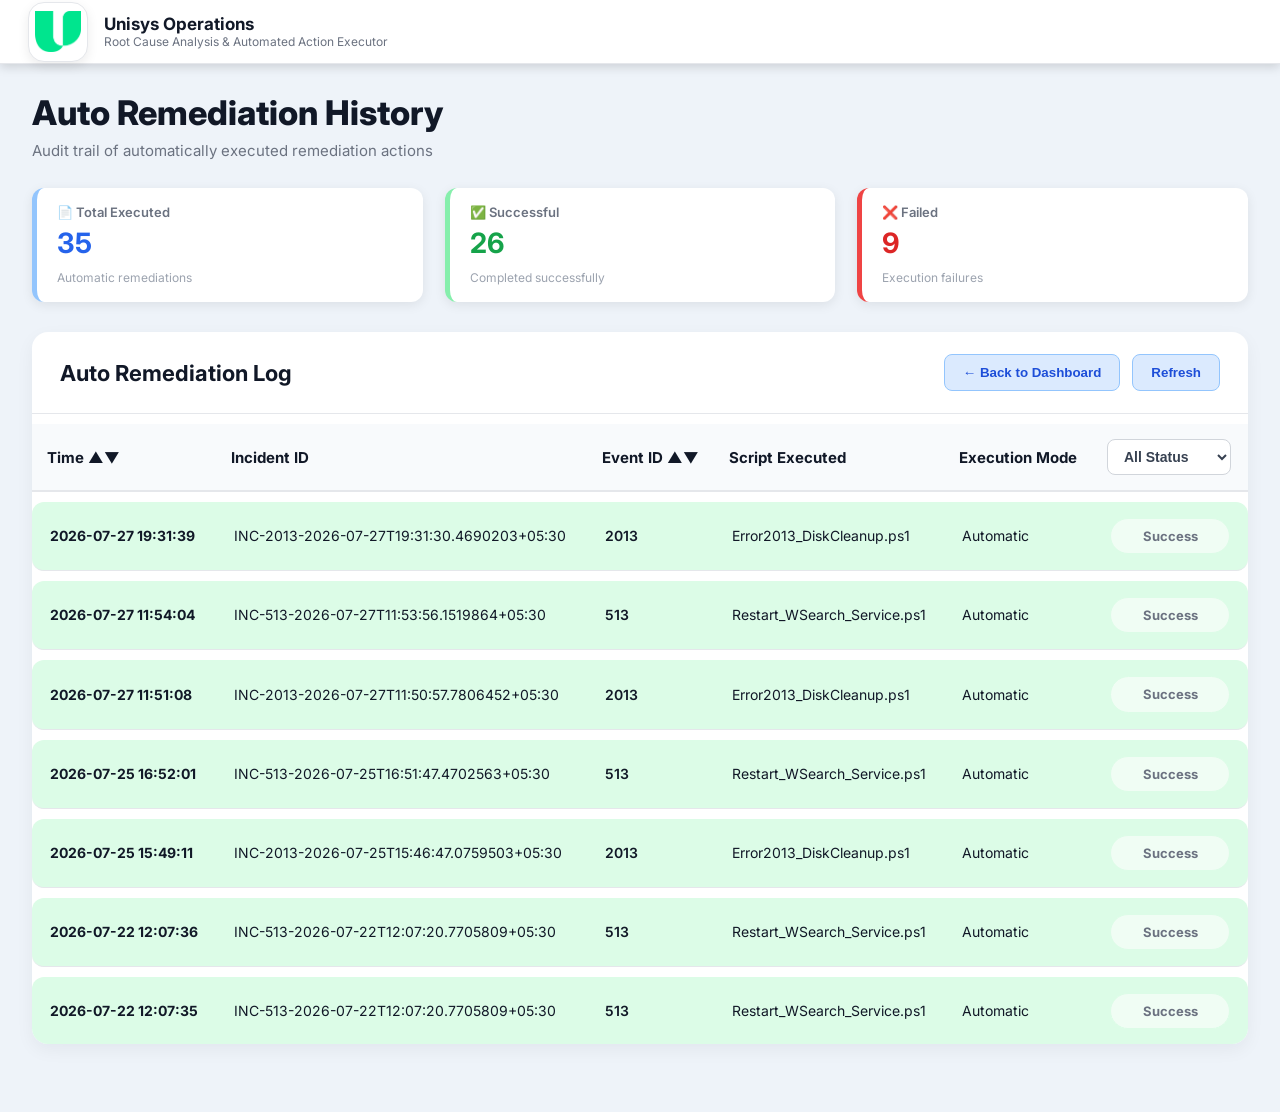
<file: history.html>
<!DOCTYPE html>
<html lang="en">

<head>

    <meta charset="UTF-8">

    <meta name="viewport"
          content="width=device-width, initial-scale=1.0">

    <title>Auto Remediation History</title>

    <link rel="stylesheet" href="history.css?v=20">

</head>

<body>

<!-- =====================================================
TOP NAVBAR
===================================================== -->

<header class="topbar">

    <div class="brand">

        <div class="logo">
            <img src="images/unisys_logo.png" alt="Unisys Logo">
        </div>

        <div>

            <div class="brand-title">

                Unisys Operations

            </div>

            <div class="brand-subtitle">

                Root Cause Analysis & Automated Action Executor

            </div>

        </div>

    </div>

</header>

<!-- =====================================================
PAGE
===================================================== -->

<div class="page">

    <!-- ================= HEADER ================= -->

    <div class="page-header">

        <h1>

            Auto Remediation History

        </h1>

        <p>

            Audit trail of automatically executed remediation actions

        </p>

    </div>

    <!-- ================= SUMMARY CARDS ================= -->

    <div class="summary-grid">

        <div class="summary-card total">

            <span>📄 Total Executed</span>

            <h2 id="totalLogs">

                0

            </h2>

            <small>

                Automatic remediations

            </small>

        </div>

        <div class="summary-card approved">

            <span>✅ Successful</span>

            <h2 id="successCount">

                0

            </h2>

            <small>

                Completed successfully

            </small>

        </div>

        <div class="summary-card rejected">

            <span>❌ Failed</span>

            <h2 id="failureCount">

                0

            </h2>

            <small>

                Execution failures

            </small>

        </div>

    </div>

    <!-- ================= TABLE ================= -->

    <div class="table-card">

        <div class="table-header">

            <h3>

                Auto Remediation Log

            </h3>

            <div class="table-actions">

                <button
                    class="history-btn"
                    onclick="window.location.href='index.html'">

                    ← Back to Dashboard

                </button>

                <button
                    class="refresh-btn"
                    onclick="loadHistory()">

                    Refresh

                </button>

            </div>

        </div>

        <div class="table-wrapper">

            <table>

                <thead>

<tr>

    <th id="timeHeader" class="sortable">

        Time
        <span class="timeSortIcon">▲▼</span>

    </th>

    <th>

        Incident ID

    </th>

    <th id="eventHeader" class="sortable">

    Event ID
    <span class="eventSortIcon">▲▼</span>

</th>
    <th>

        Script Executed

    </th>

    <th>

        Execution Mode

    </th>

    <th>

        <select id="statusFilter" class="filter-select">

            <option value="all">

                All Status

            </option>

            <option value="Success">

                Success

            </option>

            <option value="Failed">

                Failed

            </option>

            <option value="In Progress">

                In Progress

            </option>

        </select>

    </th>

</tr>

</thead>

                <tbody id="historyTable">

                </tbody>

            </table>

        </div>

    </div>

</div>

<script src="history.js?v=20"></script>

</body>

</html>
</file>
<file: history.css>
/* ==========================================================
   UNISYS SMART LOG MANAGEMENT DASHBOARD
========================================================== */

@import url('https://fonts.googleapis.com/css2?family=Inter:wght@400;500;600;700;800&display=swap');

*{
    margin:0;
    padding:0;
    box-sizing:border-box;
}

body{

    font-family:'Inter',sans-serif;

    background:#eef3f9;

    color:#1f2937;

}

/* ==========================================================
   TOP NAVBAR
========================================================== */

.topbar{

    height:64px;

    background:#ffffff;
    border-bottom:1px solid #E5E7EB;
    color:#111827;

    display:flex;

    justify-content:space-between;

    align-items:center;

    padding:0 28px;

    color:white;

    box-shadow:0 3px 10px rgba(0,0,0,.15);

}

.brand{

    display:flex;

    align-items:center;

    gap:14px;

}

.logo{

    width:42px;

    height:42px;

    border-radius:10px;

    background:#EFF6FF;

    color:#2563EB;

    display:flex;

    justify-content:center;

    align-items:center;

    font-size:20px;

    font-weight:700;

}

.brand-title{

    font-size:17px;
    color:#111827;

    font-weight:700;

}

.brand-subtitle{

    font-size:12px;

    color:#6B7280;

}

.topbar-right{

    display:flex;

    align-items:center;

    gap:12px;

}

.role-text{

    font-size:12px;

    font-weight:700;

    letter-spacing:1px;

}

.topbar select{

    padding:8px 12px;

    border:none;

    border-radius:8px;

    background:white;

    color:#1f2937;

    font-weight:600;

    cursor:pointer;

}

/* ==========================================================
   PAGE
========================================================== */

.page{

    width:95%;

    max-width:1700px;

    margin:28px auto;

}

/* ==========================================================
   HEADER
========================================================== */

.page-header{

    margin-bottom:28px;

}

.page-header h1{

    font-size:34px;

    font-weight:800;

    color:#111827;

}

.page-header p{

    margin-top:8px;

    color:#6b7280;

    font-size:15px;

}
/* ==========================================================
   SUMMARY CARDS
========================================================== */

.summary-grid{

    display:grid;

    grid-template-columns:repeat(3,1fr);

    gap:22px;

    margin-bottom:30px;

}

.summary-card{

    background:white;

    border-radius:12px;

    padding:16px 20px;

    min-height:110px;

    box-shadow:0 3px 12px rgba(0,0,0,.08);

    transition:.25s;

    border-left:5px solid #2563eb;

}

.summary-card:hover{

    transform:translateY(-4px);

    box-shadow:0 8px 20px rgba(0,0,0,.12);

}

.summary-card span{

    display:block;

    color:#6b7280;

    font-size:13px;

    font-weight:600;

}

.summary-card h2{

    font-size:28px;

    font-weight:700;

    color:#111827;

    margin:6px 0;

}

.summary-card small{

    color:#9ca3af;

    font-size:12px;

}

/* Individual Colors */

.summary-card.total{

    border-left-color:#93C5FD;

}

.summary-card.approved{

    border-left-color:#86EFAC;

}

.summary-card.rejected{

    border-left-color:#EF4444;

}

.summary-card.total h2{
    color:#2563EB;
}

.summary-card.approved h2{
    color:#16A34A;
}

.summary-card.rejected h2{
    color:#DC2626;
}


/* ==========================================================
   CONTENT PANEL
========================================================== */



.table-card{

    background:white;

    border-radius:16px;

   box-shadow:0 6px 18px rgba(15,23,42,.05);

    overflow:hidden;

    width:100%;

    max-width:1700px;

    margin:auto;

}
/* ==========================================================
   TABLE HEADER
========================================================== */

.table-header{

    display:flex;

    justify-content:space-between;

    align-items:center;

    padding:22px 28px;

    border-bottom:1px solid #e5e7eb;

}

.table-header h3{

    font-size:22px;

    font-weight:700;

    color:#111827;

}

.history-btn{

    background:#DBEAFE;
    color:#1D4ED8;
    border:1px solid #93C5FD;

    padding:10px 18px;

    border-radius:8px;

    cursor:pointer;

    font-weight:600;

    transition:.25s;
}

.history-btn:hover{

    background:#BFDBFE;

}

/* ==========================================================
   TABLE
========================================================== */

.table-wrapper{

    overflow:auto;

    max-height:70vh;

}

table{
    width:100%;
    border-collapse:separate;
    border-spacing:0 10px;
}

thead{

    position:sticky;

    top:0;

    z-index:20;

}

thead th{

    background:#f8fafc;

    color:#111827;

    padding:15px;

    text-align:left;

    font-size:15px;

    font-weight:700;

    border-bottom:2px solid #e5e7eb;

    white-space:nowrap;

}

tbody td{

    padding:18px 18px;

    vertical-align:middle;

    color:#111827;

    font-size:14px;

    border-bottom:1px solid #e5e7eb;

}



tbody tr:hover{

    background:#F8FAFC;

}


/* ==========================================================
   LINKS
========================================================== */

a{

    color:#2563eb;

    text-decoration:none;

    font-weight:600;

}

a:hover{

    text-decoration:underline;

}
/* ==========================================================
   STATUS BADGES
========================================================== */

.status-approved,
.status-pending,
.status-rejected{

    display:inline-flex;

    align-items:center;

    justify-content:center;

    min-width:110px;

    padding:8px 16px;

    border-radius:999px;

    font-size:13px;

    font-weight:700;

}

.status-approved{

    background:#dcfce7;

    color:#15803d;

}

.status-pending{

    background:#fef3c7;

    color:#b45309;

}

.status-rejected{

    background:#fee2e2;

    color:#b91c1c;

}


/* ==========================================================
   BETTER ROWS
========================================================== */

tbody tr{

    transition:.25s;

}

tbody td{

    line-height:1.4;

}

tbody tr{

    transition:transform .2s ease;

}

tbody tr:hover{

    transform:translateY(-2px);

}

/* ==========================================================
   SCROLLBAR
========================================================== */

::-webkit-scrollbar{

    width:10px;

    height:10px;

}

::-webkit-scrollbar-thumb{

    background:#cbd5e1;

    border-radius:20px;

}

::-webkit-scrollbar-thumb:hover{

    background:#94a3b8;

}
/* ==========================================================
   FINAL POLISH
========================================================== */

/* Better spacing */

.table-card{

    background:white;

    border-radius:16px;

    box-shadow:0 6px 18px rgba(15,23,42,.05);

    overflow:hidden;

    width:100%;

}

/* Whole page scroll */

body{

    overflow:auto;

}

.page{

    padding-bottom:40px;

}

/* Better table scrolling */

.table-wrapper{

    overflow:auto;

    max-height:70vh;

}

/* Sticky header */

thead th{

    position:sticky;

    top:0;

    z-index:5;

}

/* Better row spacing */

tbody td{

    padding:16px 18px;

    background:white;

}

/* Improve first column */

tbody td:first-child{

    font-weight:700;

    color:#111827;

    border-top-left-radius:12px;
    border-bottom-left-radius:12px;

}

tbody td:last-child{

    border-top-right-radius:12px;
    border-bottom-right-radius:12px;

}
/* Event ID */

tbody td:nth-child(3){

    font-weight:600;

}

/* Status */

tbody td:nth-child(6){

    font-weight:700;

}

@media(max-width:900px){

    .summary-grid{

        grid-template-columns:repeat(2,1fr);

    }

}

@media(max-width:650px){

    .summary-grid{

        grid-template-columns:1fr;

    }

    .topbar{

        flex-direction:column;

        height:auto;

        padding:12px;

        gap:10px;

    }

}
/* ==========================================
   SORT SECTION
========================================== */

.table-actions{

    display:flex;

    gap:12px;

}
.refresh-btn{

    background:#DBEAFE;
    color:#1D4ED8;
    border:1px solid #93C5FD;

    padding:10px 18px;

    border-radius:8px;

    cursor:pointer;

    font-weight:600;

    transition:.25s;
}

.refresh-btn:hover{

    background:#BFDBFE;

}
.status-success{
    display:inline-flex;
    align-items:center;
    justify-content:center;
    min-width:110px;
    padding:8px 16px;
    border-radius:999px;
    font-size:13px;
    font-weight:700;

    background:#F0FDF4;
    color:#6B7280;
    border:1px solid #DCFCE7;
}
.status-failed{
    display:inline-flex;
    align-items:center;
    justify-content:center;
    min-width:110px;
    padding:8px 16px;
    border-radius:999px;
    font-size:13px;
    font-weight:700;

    background:#F9FAFB;
    color:#6B7280;
    border:1px solid #E5E7EB;
}


/* ==========================================
   ROW COLORS
========================================== */

.history-success td{
    background:#DCFCE7;
}
.history-success:hover{
    background:#DCFCE7 !important;
}

.history-failed td{
    background:#FEE2E2;
}

.history-failed:hover{
    background:#FECACA !important;
}

.history-progress td{
    background:#FEF3C7;
}

.history-progress:hover{
    background:#FDE68A !important;
}

/* ==========================================
   STATUS BADGES
========================================== */

.status-success{

    display:inline-flex;
    align-items:center;
    justify-content:center;

    min-width:120px;

    padding:8px 16px;

    border-radius:999px;

    font-size:13px;

    font-weight:700;

    background:#F0FDF4;

    color:#6B7280;

    border:1px solid #DCFCE7;

}

.status-failed{

    display:inline-flex;
    align-items:center;
    justify-content:center;

    min-width:120px;

    padding:8px 16px;

    border-radius:999px;

    font-size:13px;

    font-weight:700;

    background:#F9FAFB;

    color:#6B7280;

    border:1px solid #E5E7EB;

}

.status-progress{

    display:inline-flex;
    align-items:center;
    justify-content:center;

    min-width:120px;

    padding:8px 16px;

    border-radius:999px;

    font-size:13px;

    font-weight:700;

    background:#EFF6FF;

    color:#6B7280;

    border:1px solid #DBEAFE;

}

/* ==========================================
   SORTING & FILTER
========================================== */

.sortable{

    cursor:pointer;

    user-select:none;

    transition:.2s;

}


.sortable:hover{

    color:#2563EB;

}

#timeSortIcon{

    margin-left:8px;

    font-size:13px;

    color:#9CA3AF;

    font-weight:700;

    letter-spacing:2px;

}

.filter-select{

    padding:8px 12px;

    border:1px solid #D1D5DB;

    border-radius:8px;

    background:white;

    color:#374151;

    font-size:14px;

    font-weight:600;

    cursor:pointer;

}

.filter-select:hover{

    border-color:#93C5FD;

}

.filter-select:focus{

    outline:none;

    border-color:#2563EB;

}

.sort-icon{
    color: #9CA3AF !important;
    font-size: 14px;
    font-weight: normal;
    margin-left: 4px;
}

/* ===== Logo ===== */

.logo{
    width:60px;
    height:60px;
    display:flex;
    align-items:center;
    justify-content:center;
    flex-shrink:0;
    background:#ffffff;
    border-radius:16px;
    overflow:hidden;
    border:1px solid #E5E7EB;
    box-shadow:0 4px 12px rgba(0,0,0,.08);
}

.brand{
    display:flex;
    align-items:center;
    gap:16px;
}

.logo img{
    width:100%;
    height:100%;
    object-fit:contain;
    display:block;
    padding:6px;
}
</file>
